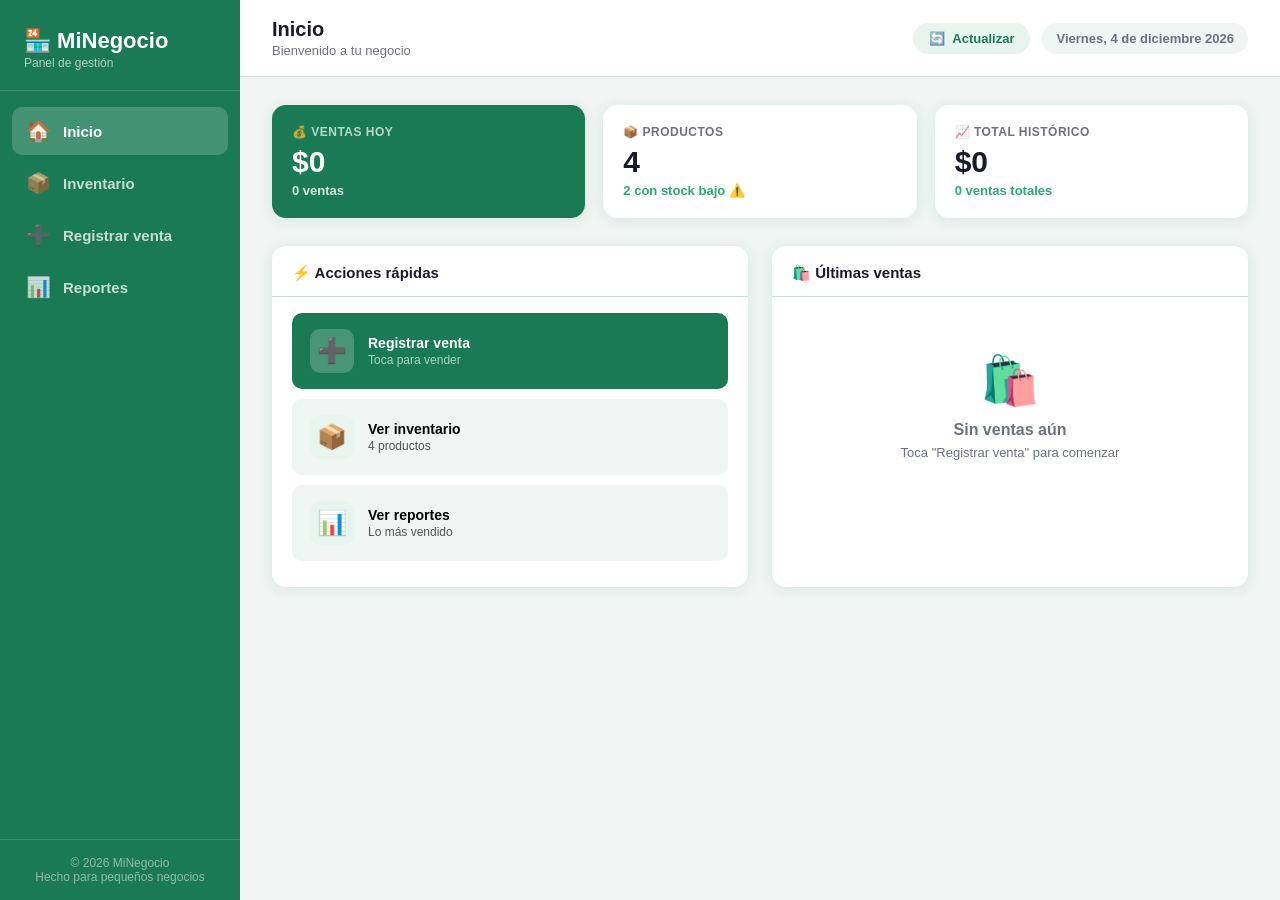
<file: index.html>
<!DOCTYPE html>
<html lang="es">
<head>
  <meta charset="UTF-8">
  <meta name="viewport" content="width=device-width, initial-scale=1.0">
  <title>MiNegocio — Gestiona tu negocio</title>
  <link rel="stylesheet" href="minegocio.css">
  <link rel="manifest" href="manifest.json">
  <meta name="theme-color" content="#16a34a">
  <link rel="icon" href="icon-192.png">
  <link rel="apple-touch-icon" href="icon-192.png">
</head>
<body>

<div class="layout">

  <!-- ══ BARRA LATERAL (desktop) ══ -->
  <aside class="barra-lateral">
    <div class="barra-lateral-logo">
      <div class="barra-lateral-logo-texto">🏪 MiNegocio</div>
      <div class="barra-lateral-logo-subtitulo">Panel de gestión</div>
    </div>
    <nav class="barra-lateral-nav">
      <button class="boton-nav activo" id="nav-inicio"     onclick="irVista('inicio')">
        <span class="nav-icono">🏠</span> Inicio
      </button>
      <button class="boton-nav"        id="nav-inventario" onclick="irVista('inventario')">
        <span class="nav-icono">📦</span> Inventario
      </button>
      <button class="boton-nav"        id="nav-venta"      onclick="irVista('venta')">
        <span class="nav-icono">➕</span> Registrar venta
      </button>
      <button class="boton-nav"        id="nav-reportes"   onclick="irVista('reportes')">
        <span class="nav-icono">📊</span> Reportes
      </button>
    </nav>
    <div class="barra-lateral-pie">© 2026 MiNegocio<br>Hecho para pequeños negocios</div>
  </aside>

  <!-- ══ ÁREA PRINCIPAL ══ -->
  <div class="principal">

    <!-- BARRA SUPERIOR -->
    <div class="barra-superior">
      <div>
        <div class="barra-superior-titulo"    id="topbar-titulo">Inicio</div>
        <div class="barra-superior-subtitulo" id="topbar-subtitulo">Bienvenido a tu negocio</div>
      </div>
      <div class="barra-superior-derecha">
        <button class="boton-actualizar" id="btn-actualizar" onclick="actualizarDatos()" title="Vuelve a leer los datos guardados y refresca la pantalla">
          <span class="icono-actualizar" id="icono-actualizar">🔄</span>
          <span class="texto-actualizar">Actualizar</span>
        </button>
        <div class="barra-superior-fecha" id="fecha-hoy"></div>
      </div>
    </div>

    <div class="contenido">

      <!-- ══ VISTA: INICIO ══ -->
      <div class="vista activa" id="vista-inicio">

        <div class="fila-estadisticas">
          <div class="tarjeta-estadistica verde">
            <div class="estadistica-etiqueta">💰 Ventas hoy</div>
            <div class="estadistica-valor" id="stat-total">$0</div>
            <div class="estadistica-pista" id="stat-cant">0 ventas</div>
          </div>
          <div class="tarjeta-estadistica">
            <div class="estadistica-etiqueta">📦 Productos</div>
            <div class="estadistica-valor" id="stat-prods">0</div>
            <div class="estadistica-pista" id="stat-bajo">Sin stock bajo</div>
          </div>
          <div class="tarjeta-estadistica">
            <div class="estadistica-etiqueta">📈 Total histórico</div>
            <div class="estadistica-valor" id="stat-historico">$0</div>
            <div class="estadistica-pista" id="stat-ventas-total">0 ventas totales</div>
          </div>
        </div>

        <div class="grilla-2">
          <div class="tarjeta">
            <div class="tarjeta-encabezado"><div class="tarjeta-titulo">⚡ Acciones rápidas</div></div>
            <div class="tarjeta-cuerpo">
              <button class="boton-accion verde" onclick="irVista('venta')">
                <div class="accion-icono">➕</div>
                <div>
                  <div class="accion-texto-titulo">Registrar venta</div>
                  <div class="accion-texto-subtitulo">Toca para vender</div>
                </div>
              </button>
              <button class="boton-accion" onclick="irVista('inventario')">
                <div class="accion-icono">📦</div>
                <div>
                  <div class="accion-texto-titulo">Ver inventario</div>
                  <div class="accion-texto-subtitulo" id="pista-inventario">Cargando...</div>
                </div>
              </button>
              <button class="boton-accion" onclick="irVista('reportes')">
                <div class="accion-icono">📊</div>
                <div>
                  <div class="accion-texto-titulo">Ver reportes</div>
                  <div class="accion-texto-subtitulo">Lo más vendido</div>
                </div>
              </button>
            </div>
          </div>

          <div class="tarjeta">
            <div class="tarjeta-encabezado"><div class="tarjeta-titulo">🛍️ Últimas ventas</div></div>
            <div class="tarjeta-cuerpo" id="ultimas-ventas"></div>
          </div>
        </div>

      </div><!-- fin vista inicio -->

      <!-- ══ VISTA: INVENTARIO ══ -->
      <div class="vista" id="vista-inventario">

        <div class="formulario-agregar">
          <div class="formulario-agregar-titulo" id="form-inv-titulo">➕ Agregar producto</div>
          <div class="fila-formulario">
            <div>
              <label class="etiqueta-campo">Nombre del producto</label>
              <input class="campo-entrada" id="inp-nombre" type="text" placeholder="Ej: Calcetines lana">
            </div>
            <div>
              <label class="etiqueta-campo">Precio ($)</label>
              <input class="campo-entrada" id="inp-precio" type="number" placeholder="Ej: 2500">
            </div>
            <div>
              <label class="etiqueta-campo">Stock (unidades)</label>
              <input class="campo-entrada" id="inp-stock" type="number" placeholder="Ej: 10">
            </div>
          </div>
          <button class="boton-primario"    onclick="guardarProducto()">💾 Guardar producto</button>
          <button class="boton-secundario"  id="btn-cancelar-edit" onclick="cancelarEdicion()" style="display:none;">Cancelar</button>
          <div class="mensaje-error" id="inv-error"></div>
          <div class="mensaje-exito" id="inv-exito"></div>
        </div>

        <div class="tarjeta">
          <div class="tarjeta-encabezado">
            <div class="tarjeta-titulo">📦 Mis productos</div>
            <div style="font-size:13px;color:var(--texto-suave);" id="inv-contador">0 productos</div>
          </div>
          <div class="tarjeta-cuerpo" style="padding:0 20px;">
            <table class="tabla-productos">
              <thead>
                <tr>
                  <th>Producto</th>
                  <th>Precio</th>
                  <th>Stock</th>
                  <th>Estado</th>
                  <th>Acciones</th>
                </tr>
              </thead>
              <tbody id="tabla-productos"></tbody>
            </table>
          </div>
        </div>

      </div><!-- fin vista inventario -->

      <!-- ══ VISTA: VENTA ══ -->
      <div class="vista" id="vista-venta">
        <div class="grilla-2">

          <div class="tarjeta">
            <div class="tarjeta-encabezado"><div class="tarjeta-titulo">🛍️ Toca para agregar</div></div>
            <div class="tarjeta-cuerpo">
              <div id="selector-productos"></div>
            </div>
          </div>

          <div class="tarjeta" id="card-carrito" style="display:none;">
            <div class="tarjeta-encabezado"><div class="tarjeta-titulo">🧾 Carrito</div></div>
            <div class="tarjeta-cuerpo">
              <div id="carrito-items"></div>
              <div class="total-venta" id="carrito-total" style="margin-top:12px;"></div>
              <button class="boton-primario" style="width:100%;margin-top:14px;" onclick="confirmarVenta()">✅ Confirmar y generar boleta</button>
            </div>
          </div>

        </div>
      </div><!-- fin vista venta -->

      <!-- ══ VISTA: REPORTES ══ -->
      <div class="vista" id="vista-reportes">

        <!-- BOTONES DE ACCIÓN -->
        <div style="display:flex;gap:10px;flex-wrap:wrap;margin-bottom:16px;">
          <button onclick="crearBoletaManual()" style="display:flex;align-items:center;gap:8px;background:var(--verde);color:#fff;border:none;border-radius:10px;padding:10px 18px;font-size:14px;font-weight:700;cursor:pointer;">
            🧾 Crear boleta
          </button>
          <button onclick="borrarHistorial()" style="display:flex;align-items:center;gap:8px;background:#ef4444;color:#fff;border:none;border-radius:10px;padding:10px 18px;font-size:14px;font-weight:700;cursor:pointer;">
            🗑️ Borrar historial
          </button>
        </div>

        <div class="grilla-3">
          <div class="tarjeta-estadistica verde" style="grid-column:1/2;">
            <div class="estadistica-etiqueta">💰 Total vendido</div>
            <div class="estadistica-valor" id="rep-total">$0</div>
            <div class="estadistica-pista" id="rep-num-ventas">0 ventas</div>
          </div>
          <div class="tarjeta-estadistica">
            <div class="estadistica-etiqueta">🏆 Más vendido</div>
            <div id="rep-top" style="font-size:18px;font-weight:800;margin-top:8px;">—</div>
          </div>
          <div class="tarjeta-estadistica">
            <div class="estadistica-etiqueta">⚠️ Stock bajo</div>
            <div id="rep-stock-bajo" style="font-size:18px;font-weight:800;margin-top:8px;">—</div>
          </div>
        </div>

        <div class="grilla-2">
          <div class="tarjeta">
            <div class="tarjeta-encabezado"><div class="tarjeta-titulo">📊 Ranking de productos</div></div>
            <div class="tarjeta-cuerpo" id="rep-barras"></div>
          </div>
          <div class="tarjeta">
            <div class="tarjeta-encabezado"><div class="tarjeta-titulo">🕐 Todas las ventas</div></div>
            <div class="tarjeta-cuerpo" id="rep-ventas-lista" style="max-height:360px;overflow-y:auto;"></div>
          </div>
        </div>

      </div><!-- fin vista reportes -->

    </div><!-- fin contenido -->
  </div><!-- fin principal -->
</div><!-- fin layout -->

<!-- ══ NAV INFERIOR MÓVIL ══ -->
<nav class="nav-inferior" id="nav-inferior">
  <button class="nav-inferior-boton activo" id="navmob-inicio" onclick="irVista('inicio')">
    <span>🏠</span><span>Inicio</span>
  </button>
  <button class="nav-inferior-boton" id="navmob-inventario" onclick="irVista('inventario')">
    <span>📦</span><span>Inventario</span>
  </button>
  <button class="nav-inferior-boton" id="navmob-venta" onclick="irVista('venta')">
    <span>➕</span><span>Vender</span>
  </button>
  <button class="nav-inferior-boton" id="navmob-reportes" onclick="irVista('reportes')">
    <span>📊</span><span>Reportes</span>
  </button>
</nav>

<!-- Notificación emergente -->
<div class="notificacion" id="notificacion"></div>

<!-- jsPDF para boletas (incluido localmente para que funcione sin internet) -->
<script src="jspdf.umd.min.js"></script>
<!-- Script principal -->
<script src="minegocio.js"></script>

<!-- Parche para nav inferior móvil -->
<script>
  const _irVistaOriginal = irVista;
  const vistasBotonesMob = {
    inicio: 'navmob-inicio',
    inventario: 'navmob-inventario',
    venta: 'navmob-venta',
    reportes: 'navmob-reportes'
  };
  window.irVista = function(nombre) {
    _irVistaOriginal(nombre);
    document.querySelectorAll('.nav-inferior-boton').forEach(b => b.classList.remove('activo'));
    const btn = document.getElementById(vistasBotonesMob[nombre]);
    if (btn) btn.classList.add('activo');
  };
</script>
</body>
</html>
</file>
<file: minegocio.css>
/* ══════════════════════════════════════
   MINEGOCIO — Estilos principales
   Variables de color y configuración global
══════════════════════════════════════ */
:root {
  --verde:          #1a7a55;
  --verde-claro:    #e8f5ef;
  --verde-medio:    #2ea876;
  --texto:          #1a1a2e;
  --texto-suave:    #6b7280;
  --fondo:          #f0f4f2;
  --blanco:         #ffffff;
  --borde:          #d1ddd8;
  --rojo:           #e05252;
  --rojo-claro:     #fdf0f0;
  --naranja:        #f59e0b;
  --naranja-claro:  #fffbeb;
  --radio:          14px;
  --radio-pequeño:  10px;
  --sombra:         0 2px 14px rgba(26,122,85,0.10);
}

* { box-sizing: border-box; margin: 0; padding: 0; }
body {
  font-family: -apple-system, BlinkMacSystemFont, 'Segoe UI', Roboto, Helvetica, Arial, sans-serif;
  background: var(--fondo);
  color: var(--texto);
  min-height: 100vh;
}

/* ── LAYOUT ── */
.layout { display: flex; min-height: 100vh; }

/* ── BARRA LATERAL ── */
.barra-lateral {
  width: 240px;
  background: var(--verde);
  display: flex;
  flex-direction: column;
  position: fixed;
  top: 0; left: 0; bottom: 0;
  z-index: 50;
}
.barra-lateral-logo {
  padding: 28px 24px 20px;
  border-bottom: 1px solid rgba(255,255,255,0.15);
}
.barra-lateral-logo-texto {
  font-size: 22px;
  font-weight: 800;
  color: white;
}
.barra-lateral-logo-subtitulo {
  font-size: 12px;
  color: rgba(255,255,255,0.65);
  margin-top: 2px;
}
.barra-lateral-nav { flex: 1; padding: 16px 12px; }
.boton-nav {
  display: flex;
  align-items: center;
  gap: 12px;
  width: 100%;
  padding: 12px 14px;
  border: none;
  border-radius: var(--radio-pequeño);
  background: transparent;
  color: rgba(255,255,255,0.75);
  font-family: -apple-system, BlinkMacSystemFont, 'Segoe UI', Roboto, Helvetica, Arial, sans-serif;
  font-size: 15px;
  font-weight: 700;
  cursor: pointer;
  text-align: left;
  margin-bottom: 4px;
  transition: background 0.15s, color 0.15s;
}
.boton-nav:hover { background: rgba(255,255,255,0.12); color: white; }
.boton-nav.activo { background: rgba(255,255,255,0.18); color: white; }
.nav-icono { font-size: 20px; }
.barra-lateral-pie {
  padding: 16px;
  border-top: 1px solid rgba(255,255,255,0.15);
  font-size: 12px;
  color: rgba(255,255,255,0.5);
  text-align: center;
}

/* ── ÁREA PRINCIPAL ── */
.principal { margin-left: 240px; flex: 1; min-height: 100vh; }

/* ── BARRA SUPERIOR ── */
.barra-superior {
  background: var(--blanco);
  border-bottom: 1px solid var(--borde);
  padding: 18px 32px;
  display: flex;
  align-items: center;
  justify-content: space-between;
  position: sticky;
  top: 0;
  z-index: 40;
}
.barra-superior-titulo { font-size: 20px; font-weight: 800; color: var(--texto); }
.barra-superior-subtitulo { font-size: 13px; color: var(--texto-suave); margin-top: 2px; }
.barra-superior-derecha { display: flex; align-items: center; gap: 12px; }
.barra-superior-fecha {
  font-size: 13px;
  color: var(--texto-suave);
  background: var(--fondo);
  padding: 8px 14px;
  border-radius: 20px;
  font-weight: 600;
}
.boton-actualizar {
  display: flex;
  align-items: center;
  gap: 7px;
  font-size: 13px;
  font-weight: 700;
  color: var(--verde);
  background: var(--verde-claro);
  border: none;
  border-radius: 20px;
  padding: 8px 16px;
  cursor: pointer;
  font-family: -apple-system, BlinkMacSystemFont, 'Segoe UI', Roboto, Helvetica, Arial, sans-serif;
  transition: background 0.15s;
}
.boton-actualizar:hover  { background: #d7eee2; }
.boton-actualizar:active { transform: scale(0.96); }
.icono-actualizar { display: inline-block; }
.icono-actualizar.girando { animation: girar 0.6s linear; }
@keyframes girar { from { transform: rotate(0deg); } to { transform: rotate(360deg); } }

/* ── CONTENIDO ── */
.contenido { padding: 28px 32px; }
.vista { display: none; }
.vista.activa { display: block; }

/* ── FILA DE ESTADÍSTICAS ── */
.fila-estadisticas {
  display: grid;
  grid-template-columns: repeat(auto-fit, minmax(180px, 1fr));
  gap: 18px;
  margin-bottom: 28px;
}
.tarjeta-estadistica {
  background: var(--blanco);
  border-radius: var(--radio);
  padding: 20px;
  box-shadow: var(--sombra);
}
.estadistica-etiqueta {
  font-size: 12px;
  color: var(--texto-suave);
  font-weight: 700;
  text-transform: uppercase;
  letter-spacing: 0.04em;
  margin-bottom: 8px;
}
.estadistica-valor { font-size: 30px; font-weight: 800; color: var(--texto); line-height: 1; }
.estadistica-pista { font-size: 13px; color: var(--verde-medio); font-weight: 700; margin-top: 6px; }
.tarjeta-estadistica.verde { background: var(--verde); }
.tarjeta-estadistica.verde .estadistica-etiqueta { color: rgba(255,255,255,0.7); }
.tarjeta-estadistica.verde .estadistica-valor    { color: white; }
.tarjeta-estadistica.verde .estadistica-pista    { color: rgba(255,255,255,0.8); }

/* ── GRILLAS ── */
.grilla-2 { display: grid; grid-template-columns: 1fr 1fr; gap: 24px; }
.grilla-3 { display: grid; grid-template-columns: 1fr 1fr 1fr; gap: 24px; margin-bottom: 28px; }

/* ── TARJETA ── */
.tarjeta {
  background: var(--blanco);
  border-radius: var(--radio);
  box-shadow: var(--sombra);
  overflow: hidden;
}
.tarjeta-encabezado {
  padding: 18px 20px 14px;
  border-bottom: 1px solid var(--borde);
  display: flex;
  align-items: center;
  justify-content: space-between;
}
.tarjeta-titulo { font-size: 15px; font-weight: 800; }
.tarjeta-cuerpo { padding: 16px 20px; }

/* ── ACCIONES RÁPIDAS ── */
.boton-accion {
  display: flex;
  align-items: center;
  gap: 14px;
  width: 100%;
  background: var(--fondo);
  border: 2px solid transparent;
  border-radius: var(--radio-pequeño);
  padding: 14px 16px;
  cursor: pointer;
  font-family: -apple-system, BlinkMacSystemFont, 'Segoe UI', Roboto, Helvetica, Arial, sans-serif;
  text-align: left;
  margin-bottom: 10px;
  transition: all 0.15s;
}
.boton-accion:hover { background: var(--verde-claro); border-color: var(--verde); }
.boton-accion.verde { background: var(--verde); color: white; }
.boton-accion.verde:hover { background: #156644; }
.accion-icono {
  font-size: 24px;
  width: 44px; height: 44px;
  border-radius: 10px;
  background: rgba(255,255,255,0.2);
  display: flex; align-items: center; justify-content: center;
  flex-shrink: 0;
}
.boton-accion:not(.verde) .accion-icono { background: var(--verde-claro); }
.accion-texto-titulo { font-size: 14px; font-weight: 800; }
.accion-texto-subtitulo { font-size: 12px; opacity: 0.65; margin-top: 2px; }

/* ── LISTA DE ÍTEMS ── */
.item-lista {
  display: flex;
  align-items: center;
  justify-content: space-between;
  padding: 13px 0;
  border-bottom: 1px solid var(--fondo);
}
.item-lista:last-child { border-bottom: none; }
.item-nombre { font-size: 14px; font-weight: 700; }
.item-subtitulo { font-size: 12px; color: var(--texto-suave); margin-top: 2px; }
.item-precio { font-size: 16px; font-weight: 800; color: var(--verde); }
.item-etiqueta { font-size: 11px; font-weight: 700; padding: 4px 10px; border-radius: 20px; }
.etiqueta-ok   { background: var(--verde-claro);  color: var(--verde);   }
.etiqueta-bajo { background: var(--naranja-claro); color: var(--naranja); }
.etiqueta-sin  { background: var(--rojo-claro);    color: var(--rojo);    }
.item-acciones { display: flex; gap: 6px; }
.boton-pequeño {
  border: none; border-radius: 8px; padding: 6px 12px;
  font-size: 12px; font-weight: 700; cursor: pointer;
  font-family: -apple-system, BlinkMacSystemFont, 'Segoe UI', Roboto, Helvetica, Arial, sans-serif;
}
.boton-pequeño.editar   { background: var(--verde-claro); color: var(--verde); }
.boton-pequeño.eliminar { background: var(--rojo-claro);  color: var(--rojo);  }

/* ── FORMULARIOS ── */
.fila-formulario { display: grid; grid-template-columns: 1fr 1fr 1fr; gap: 16px; margin-bottom: 16px; }
.grupo-formulario { margin-bottom: 16px; }
.etiqueta-campo { font-size: 13px; font-weight: 700; color: var(--texto-suave); margin-bottom: 6px; display: block; }
.campo-entrada {
  width: 100%;
  padding: 12px 14px;
  border: 2px solid var(--borde);
  border-radius: var(--radio-pequeño);
  font-size: 15px;
  font-family: -apple-system, BlinkMacSystemFont, 'Segoe UI', Roboto, Helvetica, Arial, sans-serif;
  font-weight: 600;
  background: var(--fondo);
  color: var(--texto);
  outline: none;
  transition: border-color 0.2s;
}
.campo-entrada:focus { border-color: var(--verde); background: white; }
.boton-primario {
  padding: 13px 28px;
  background: var(--verde);
  color: white;
  border: none;
  border-radius: var(--radio-pequeño);
  font-size: 15px;
  font-weight: 800;
  font-family: -apple-system, BlinkMacSystemFont, 'Segoe UI', Roboto, Helvetica, Arial, sans-serif;
  cursor: pointer;
  transition: background 0.15s;
}
.boton-primario:hover { background: #156644; }
.boton-secundario {
  padding: 13px 28px;
  background: transparent;
  color: var(--texto-suave);
  border: 2px solid var(--borde);
  border-radius: var(--radio-pequeño);
  font-size: 15px;
  font-weight: 700;
  font-family: -apple-system, BlinkMacSystemFont, 'Segoe UI', Roboto, Helvetica, Arial, sans-serif;
  cursor: pointer;
  margin-left: 8px;
}
.mensaje-error  { font-size: 14px; color: var(--rojo);  background: var(--rojo-claro);  border-radius: 8px; padding: 10px 14px; margin-top: 10px; display: none; }
.mensaje-exito  { font-size: 14px; color: var(--verde); background: var(--verde-claro); border-radius: 8px; padding: 10px 14px; margin-top: 10px; display: none; }

/* ── SELECTOR DE VENTA ── */
.selector-producto {
  display: flex;
  align-items: center;
  justify-content: space-between;
  background: var(--fondo);
  border: 2px solid transparent;
  border-radius: var(--radio-pequeño);
  padding: 13px 16px;
  margin-bottom: 8px;
  cursor: pointer;
  transition: all 0.15s;
}
.selector-producto:hover { background: var(--verde-claro); border-color: var(--verde); }
.selector-producto.seleccionado { background: var(--verde-claro); border-color: var(--verde); }

.fila-cantidad {
  display: flex;
  align-items: center;
  gap: 20px;
  background: var(--fondo);
  border-radius: var(--radio);
  padding: 20px;
  margin: 16px 0;
}
.boton-cantidad {
  width: 44px; height: 44px;
  border-radius: 50%;
  border: 2px solid var(--borde);
  background: var(--blanco);
  font-size: 22px;
  font-weight: 800;
  cursor: pointer;
  display: flex; align-items: center; justify-content: center;
}
.boton-cantidad:hover { background: var(--verde-claro); border-color: var(--verde); }
.numero-cantidad { font-size: 36px; font-weight: 800; color: var(--verde); flex: 1; text-align: center; }
.total-venta { font-size: 18px; font-weight: 800; color: var(--verde); text-align: center; margin-bottom: 16px; }

/* ── REPORTES ── */
.resumen-reporte {
  background: var(--verde);
  color: white;
  border-radius: var(--radio);
  padding: 20px 24px;
  margin-bottom: 20px;
}
.reporte-etiqueta { font-size: 12px; opacity: 0.75; font-weight: 700; }
.reporte-valor    { font-size: 36px; font-weight: 800; margin-top: 6px; }
.fila-barra       { display: flex; align-items: center; gap: 12px; margin-bottom: 10px; }
.barra-etiqueta   { font-size: 13px; font-weight: 700; width: 120px; flex-shrink: 0; }
.barra-pista      { flex: 1; background: var(--fondo); border-radius: 8px; height: 16px; overflow: hidden; }
.barra-relleno    { height: 100%; background: var(--verde-medio); border-radius: 8px; transition: width 0.6s ease; }
.barra-valor      { font-size: 13px; font-weight: 700; color: var(--texto-suave); width: 50px; text-align: right; }
.recomendacion {
  background: var(--verde-claro);
  border-radius: var(--radio-pequeño);
  padding: 14px 16px;
  margin-top: 12px;
}
.recomendacion-titulo { font-size: 13px; font-weight: 800; color: var(--verde); margin-bottom: 4px; }
.recomendacion-texto  { font-size: 14px; color: #1a5c3d; }

/* ── ESTADO VACÍO ── */
.estado-vacio { text-align: center; padding: 40px 20px; color: var(--texto-suave); }
.estado-vacio-icono  { font-size: 48px; margin-bottom: 12px; }
.estado-vacio-texto  { font-size: 16px; font-weight: 700; }
.estado-vacio-detalle { font-size: 13px; margin-top: 6px; }

/* ── NOTIFICACIÓN EMERGENTE (TOAST) ── */
.notificacion {
  position: fixed;
  bottom: 28px;
  left: 50%;
  transform: translateX(-50%) translateY(20px);
  background: var(--texto);
  color: white;
  padding: 14px 24px;
  border-radius: 40px;
  font-size: 15px;
  font-weight: 700;
  opacity: 0;
  transition: all 0.3s;
  z-index: 999;
  white-space: nowrap;
  pointer-events: none;
}
.notificacion.visible { opacity: 1; transform: translateX(-50%) translateY(0); }

/* ── FORMULARIO AGREGAR PRODUCTO ── */
.formulario-agregar {
  background: var(--verde-claro);
  border: 2px solid var(--borde);
  border-radius: var(--radio);
  padding: 24px;
  margin-bottom: 24px;
}
.formulario-agregar-titulo { font-size: 16px; font-weight: 800; color: var(--verde); margin-bottom: 16px; }

/* ── TABLA DE PRODUCTOS ── */
.tabla-productos { width: 100%; border-collapse: collapse; }
.tabla-productos th {
  font-size: 12px; font-weight: 700; color: var(--texto-suave);
  text-transform: uppercase; letter-spacing: 0.04em;
  padding: 10px 12px; text-align: left;
  border-bottom: 2px solid var(--borde);
}
.tabla-productos td {
  font-size: 14px; padding: 13px 12px;
  border-bottom: 1px solid var(--fondo);
  vertical-align: middle;
}
.tabla-productos tr:hover td { background: var(--fondo); }

/* ══════════════════════════════════════
   RESPONSIVE — Móviles y tablets
══════════════════════════════════════ */

/* Tablet (hasta 900px) */
@media (max-width: 900px) {
  .grilla-2 { grid-template-columns: 1fr; }
  .grilla-3 { grid-template-columns: 1fr 1fr; }
  .barra-lateral { width: 200px; }
  .principal { margin-left: 200px; }
}

/* Móvil (hasta 640px) */
@media (max-width: 640px) {
  /* Ocultar barra lateral, mostrar nav inferior */
  .barra-lateral {
    display: none;
  }
  .barra-lateral-pie { display: none; }

  .principal { margin-left: 0; padding-bottom: 70px; }

  .barra-superior { padding: 14px 16px; }
  .barra-superior-titulo { font-size: 17px; }
  .barra-superior-fecha { font-size: 12px; padding: 6px 10px; }
  .boton-actualizar { padding: 8px 10px; }
  .texto-actualizar { display: none; }

  .contenido { padding: 16px; }

  .grilla-2 { grid-template-columns: 1fr; gap: 14px; }
  .grilla-3 { grid-template-columns: 1fr; gap: 14px; }

  .fila-estadisticas { grid-template-columns: 1fr 1fr; gap: 12px; }
  .estadistica-valor { font-size: 22px; }

  .fila-formulario { grid-template-columns: 1fr; }

  /* Nav inferior en móvil */
  .nav-inferior {
    display: flex !important;
  }
}

/* Nav inferior móvil */
.nav-inferior {
  display: none;
  position: fixed;
  bottom: 0; left: 0; right: 0;
  background: var(--verde);
  z-index: 100;
  padding: 8px 0 10px;
  box-shadow: 0 -2px 12px rgba(0,0,0,0.15);
}
.nav-inferior-boton {
  flex: 1;
  display: flex;
  flex-direction: column;
  align-items: center;
  gap: 3px;
  background: transparent;
  border: none;
  color: rgba(255,255,255,0.65);
  font-family: -apple-system, BlinkMacSystemFont, 'Segoe UI', Roboto, Helvetica, Arial, sans-serif;
  font-size: 11px;
  font-weight: 700;
  cursor: pointer;
  padding: 4px 0;
  transition: color 0.15s;
}
.nav-inferior-boton.activo { color: white; }
.nav-inferior-boton span:first-child { font-size: 22px; }
</file>
